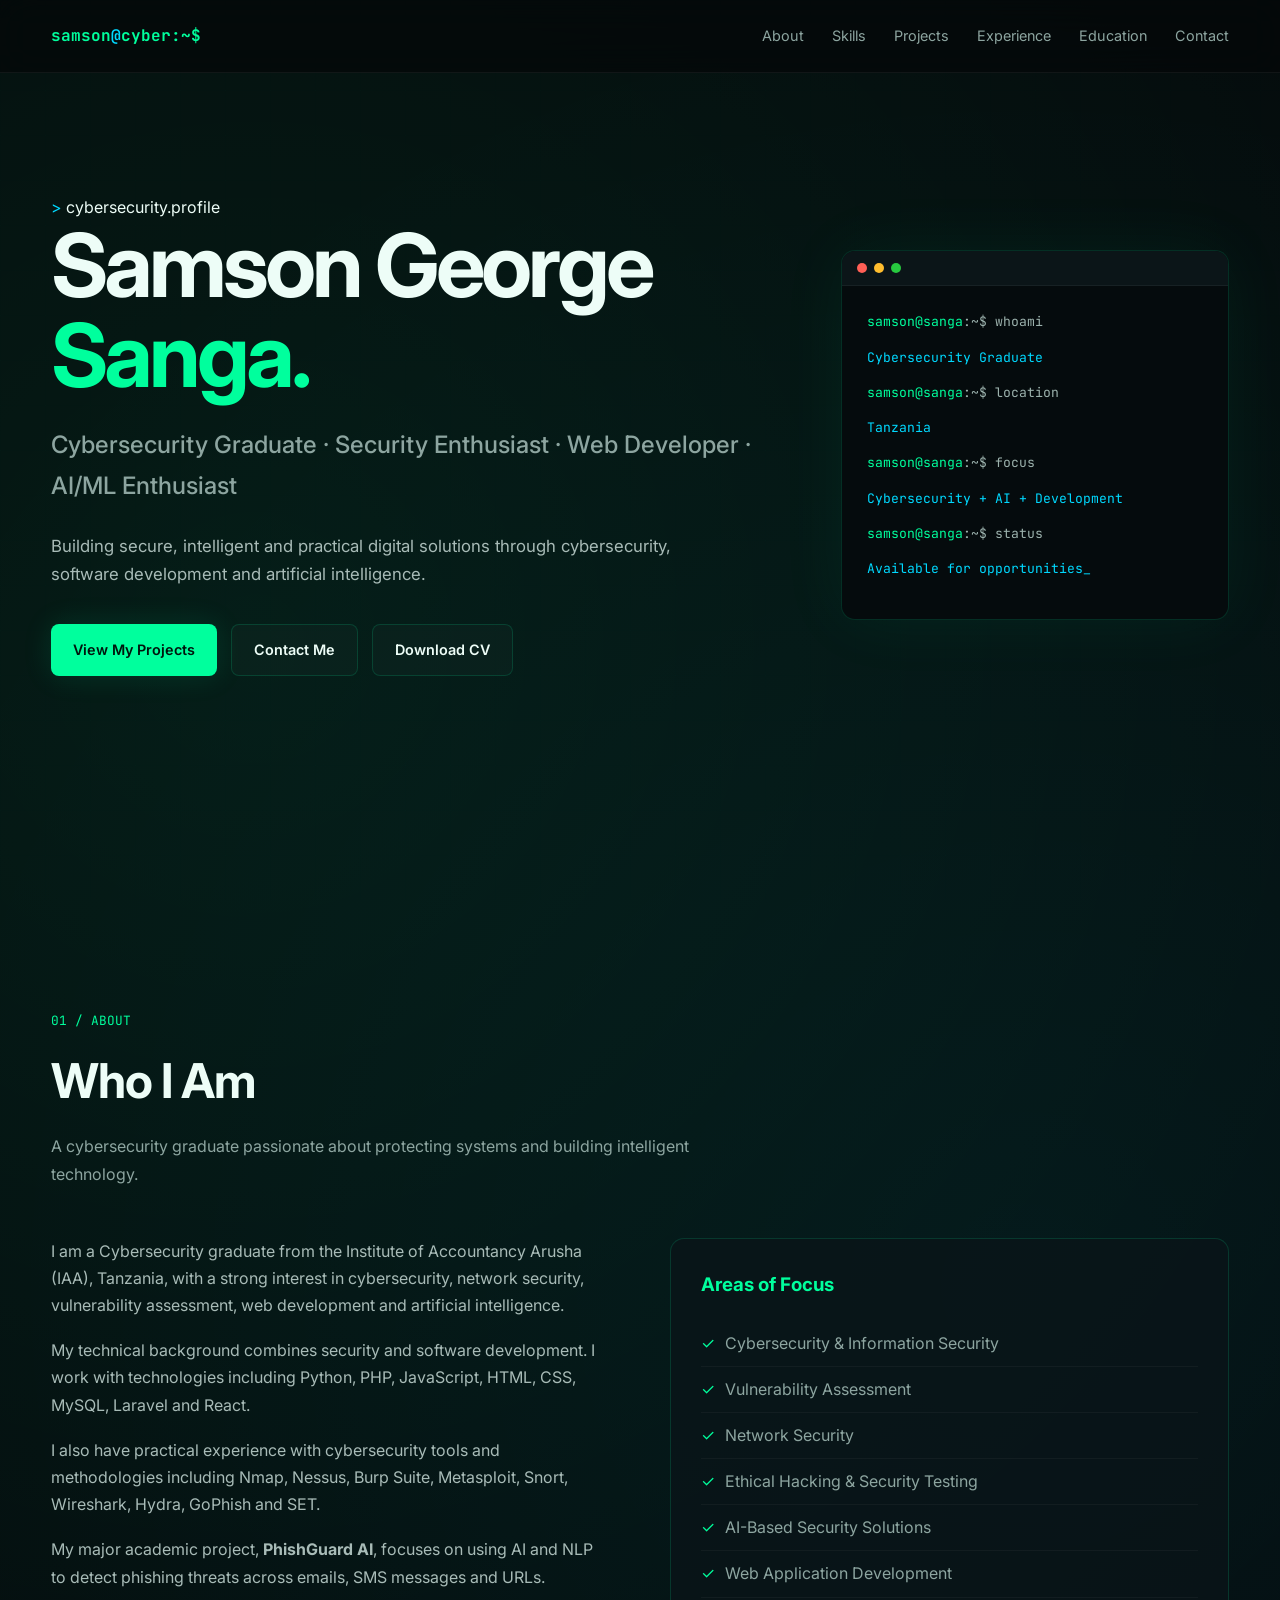
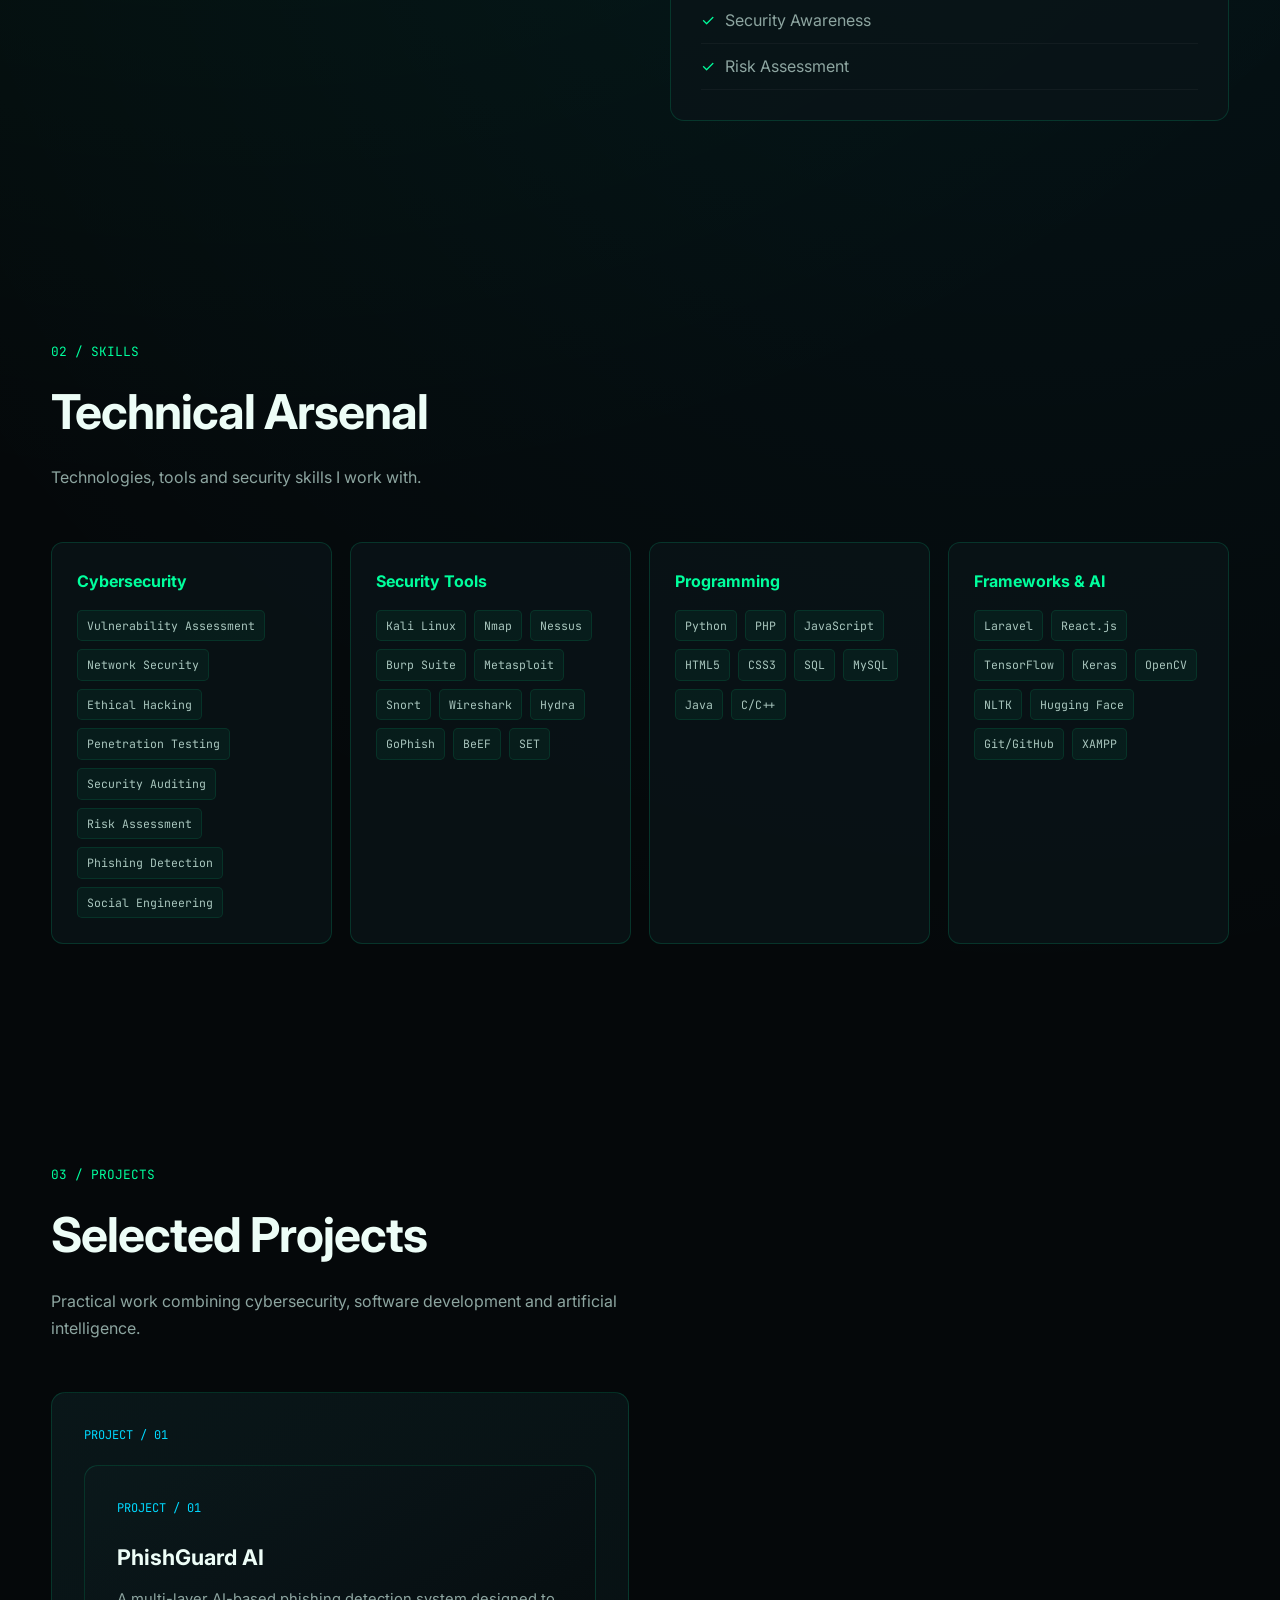
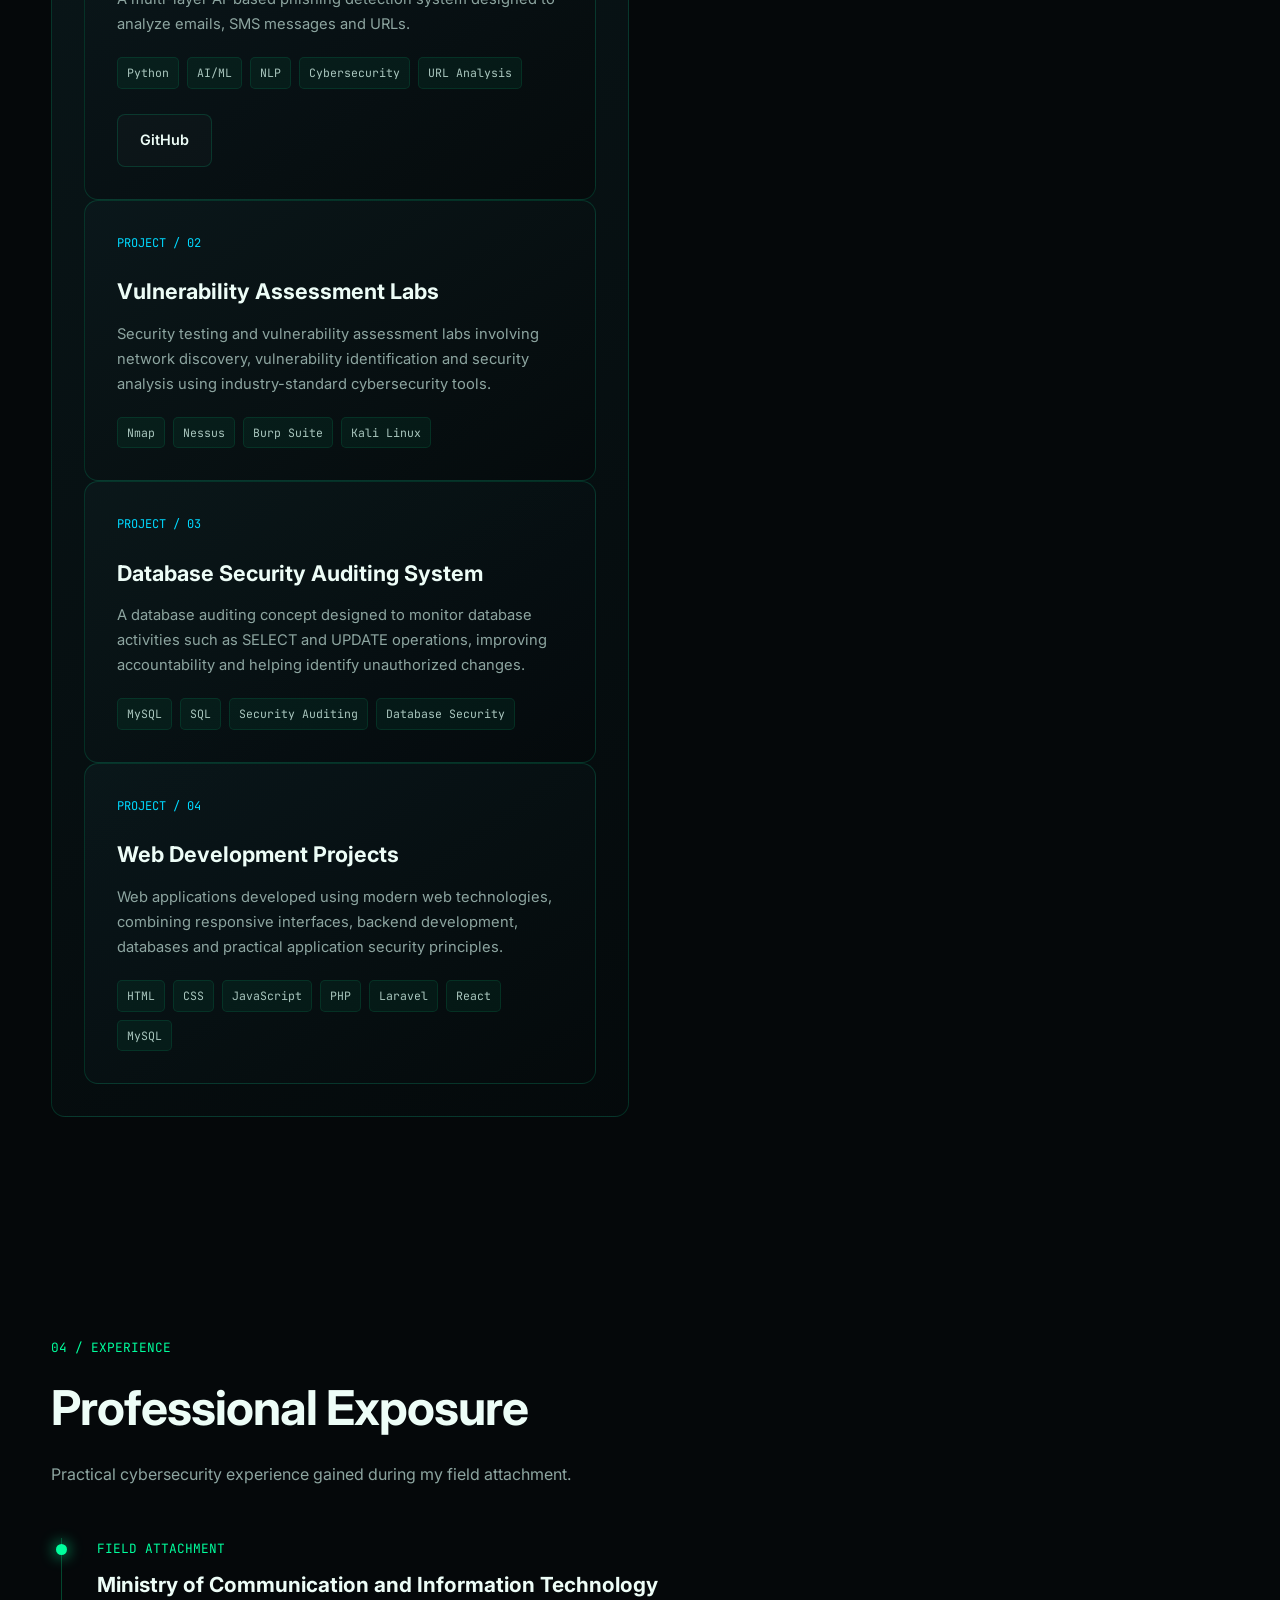
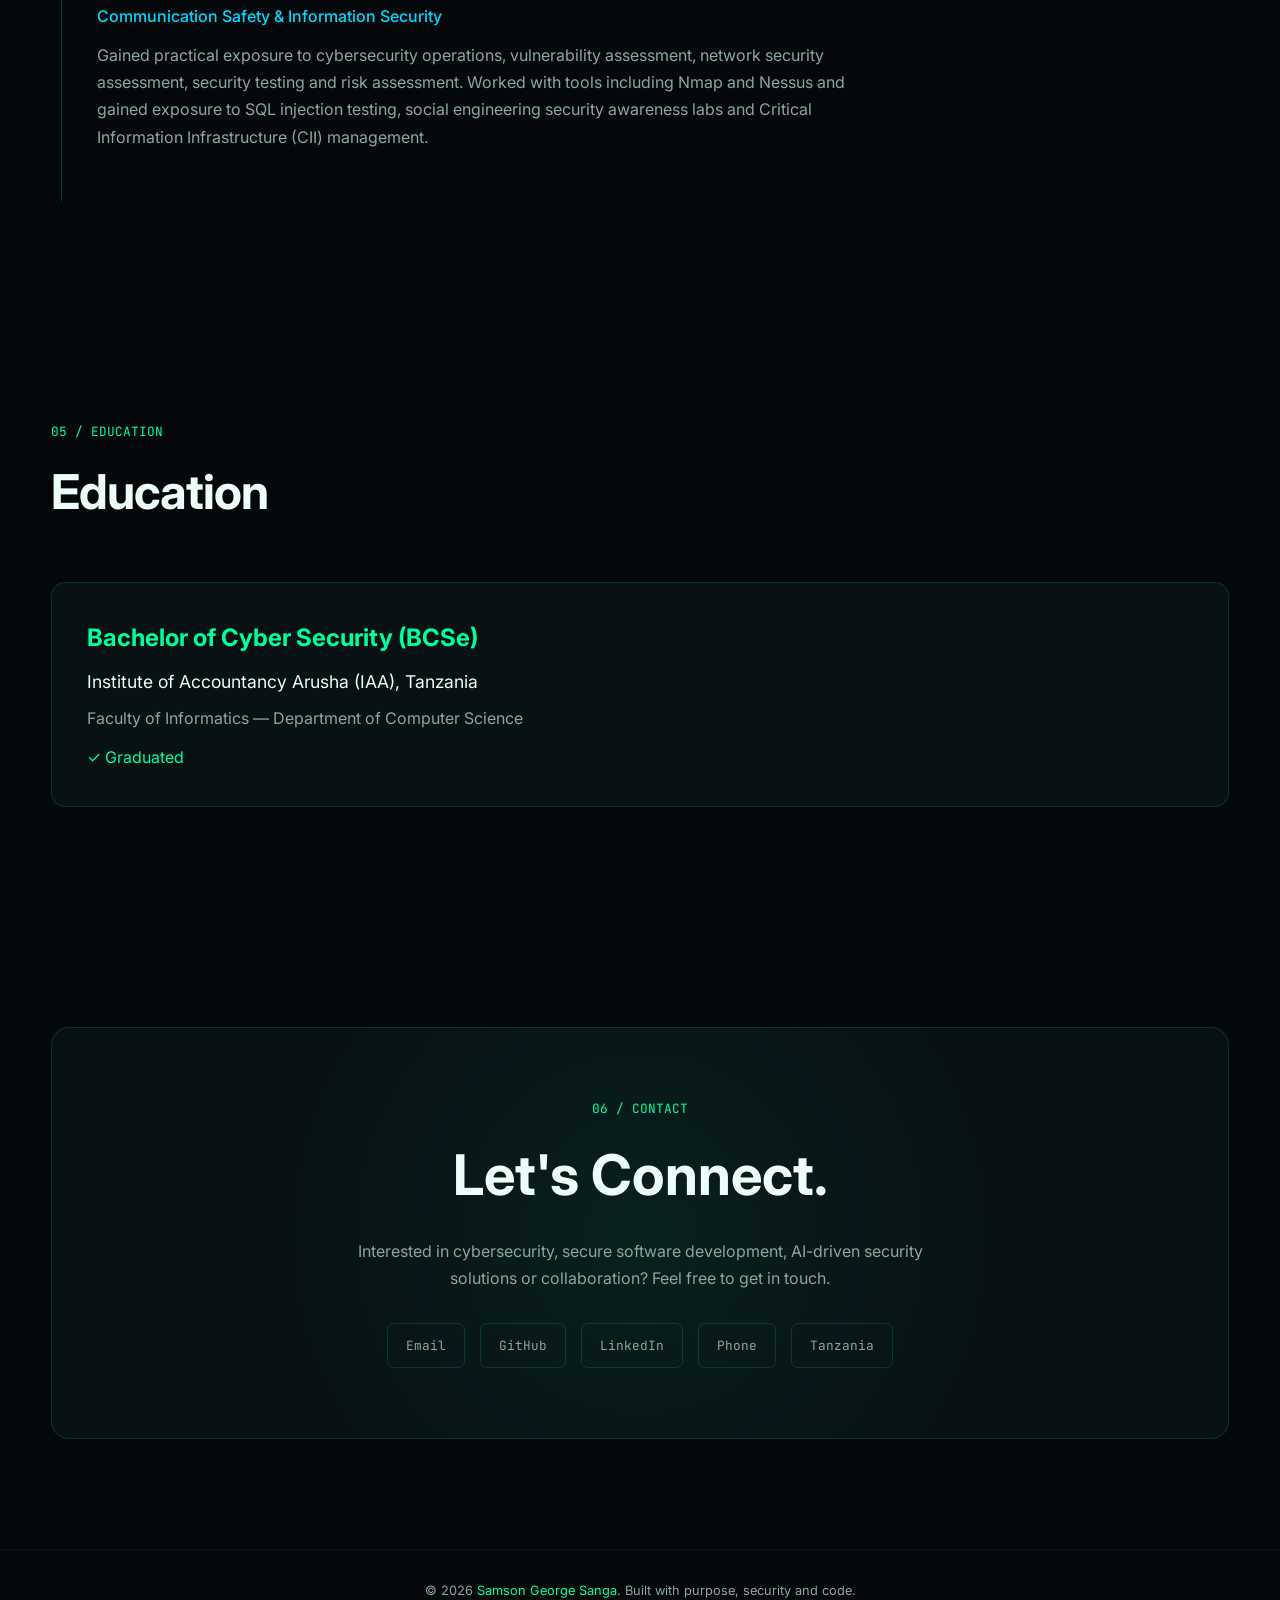
<file: index.html>
<!DOCTYPE html>
<html lang="en">
<head>
  <meta charset="UTF-8" />
  <meta name="viewport" content="width=device-width, initial-scale=1.0" />
  <title>Samson George Sanga | Cybersecurity Graduate</title>
<meta
 name="description"
 content="Portfolio of Samson George Sanga — Cybersecurity Graduate, Web Developer and AI/ML Enthusiast."
/>
  <link rel="preconnect" href="https://fonts.googleapis.com">
  <link rel="preconnect" href="https://fonts.gstatic.com" crossorigin>
  <link
    href="https://fonts.googleapis.com/css2?family=Inter:wght@400;500;600;700;800&family=JetBrains+Mono:wght@400;500;600&display=swap"
    rel="stylesheet"
  />
  <style>
    :root {
      --bg: #05080a;
      --bg-soft: #091014;
      --card: rgba(10, 20, 24, 0.75);
      --border: rgba(0, 255, 170, 0.15);
      --green: #00ff9d;
      --cyan: #00d9ff;
      --text: #edfdf7;
      --muted: #8da5a0;
      --danger: #ff5577;
      --max: 1180px;
    }

    * {
      margin: 0;
      padding: 0;
      box-sizing: border-box;
      scroll-behavior: smooth;
    }

    body {
      font-family: "Inter", sans-serif;
      background:
        radial-gradient(circle at 20% 10%, rgba(0,255,157,.08), transparent 25%),
        radial-gradient(circle at 80% 20%, rgba(0,217,255,.06), transparent 25%),
        var(--bg);
      color: var(--text);
      line-height: 1.7;
      overflow-x: hidden;
    }

    body::before {
      content: "";
      position: fixed;
      inset: 0;
      pointer-events: none;
      opacity: .18;
      background-image:
        linear-gradient(rgba(0,255,157,.04) 1px, transparent 1px),
        linear-gradient(90deg, rgba(0,255,157,.04) 1px, transparent 1px);
      background-size: 45px 45px;
      z-index: -1;
    }

    a {
      color: inherit;
      text-decoration: none;
    }

    .container {
      width: min(92%, var(--max));
      margin: auto;
    }

    /* NAVIGATION */

    nav {
      position: fixed;
      width: 100%;
      top: 0;
      z-index: 1000;
      backdrop-filter: blur(18px);
      background: rgba(5, 8, 10, .78);
      border-bottom: 1px solid rgba(255,255,255,.05);
    }

    .nav-inner {
      height: 72px;
      display: flex;
      align-items: center;
      justify-content: space-between;
    }

    .logo {
      font-family: "JetBrains Mono", monospace;
      font-weight: 700;
      color: var(--green);
      font-size: 1rem;
    }

    .logo span {
      color: var(--cyan);
    }

    .nav-links {
      display: flex;
      gap: 28px;
      list-style: none;
      font-size: .9rem;
    }

    .nav-links a {
      color: var(--muted);
      transition: .25s;
    }

    .nav-links a:hover {
      color: var(--green);
    }

    /* HERO */

    .hero {
      min-height: 100vh;
      display: flex;
      align-items: center;
      padding-top: 80px;
    }

.hero-grid {
  display: grid;
  grid-template-columns: minmax(0, 1.3fr) minmax(320px, .7fr);
  gap: 70px;
  align-items: center;
}

.hero-grid > div:first-child {
  grid-column: 1;
}

.hero-grid > .terminal {
  grid-column: 2;
}
    }

    .terminal-label {
      font-family: "JetBrains Mono", monospace;
      color: var(--green);
      font-size: .9rem;
      margin-bottom: 20px;
    }

    .terminal-label::before {
      content: "> ";
      color: var(--cyan);
    }

    h1 {
      font-size: clamp(2.7rem, 7vw, 5.5rem);
      line-height: 1.02;
      letter-spacing: -4px;
      margin-bottom: 25px;
    }

    h1 span {
      color: var(--green);
    }

    .hero h2 {
      font-size: clamp(1.1rem, 2vw, 1.5rem);
      color: var(--muted);
      font-weight: 500;
      margin-bottom: 25px;
    }

    .hero-description {
      max-width: 680px;
      color: #a8bbb7;
      font-size: 1.05rem;
      margin-bottom: 35px;
    }

    .buttons {
      display: flex;
      flex-wrap: wrap;
      gap: 14px;
    }

    .btn {
      display: inline-flex;
      align-items: center;
      justify-content: center;
      padding: 13px 22px;
      border-radius: 8px;
      font-weight: 600;
      font-size: .9rem;
      transition: .25s;
    }

    .btn-primary {
      color: #00150d;
      background: var(--green);
      box-shadow: 0 0 30px rgba(0,255,157,.12);
    }

    .btn-primary:hover {
      transform: translateY(-3px);
      box-shadow: 0 0 35px rgba(0,255,157,.3);
    }

    .btn-secondary {
      border: 1px solid var(--border);
      color: var(--text);
      background: rgba(255,255,255,.02);
    }

    .btn-secondary:hover {
      border-color: var(--green);
      color: var(--green);
    }

    /* TERMINAL */

    .terminal {
      background: #050b0d;
      border: 1px solid var(--border);
      border-radius: 14px;
      box-shadow: 0 0 70px rgba(0,255,157,.06);
      overflow: hidden;
    }

    .terminal-top {
      padding: 12px 15px;
      background: #0b1518;
      border-bottom: 1px solid rgba(255,255,255,.05);
    }

    .dots {
      display: flex;
      gap: 7px;
    }

    .dot {
      width: 10px;
      height: 10px;
      border-radius: 50%;
    }

    .red { background: #ff5f56; }
    .yellow { background: #ffbd2e; }
    .green { background: #27c93f; }

    .terminal-body {
      padding: 25px;
      font-family: "JetBrains Mono", monospace;
      font-size: .82rem;
    }

    .terminal-line {
      margin-bottom: 13px;
      color: #9cb2ad;
    }

    .terminal-line .prompt {
      color: var(--green);
    }

    .terminal-line .value {
      color: var(--cyan);
    }

    /* SECTIONS */

    section {
      padding: 110px 0;
    }

    .section-heading {
      margin-bottom: 50px;
    }

    .section-number {
      color: var(--green);
      font-family: "JetBrains Mono", monospace;
      font-size: .8rem;
      margin-bottom: 8px;
    }

    .section-heading h2 {
      font-size: clamp(2rem, 4vw, 3rem);
      letter-spacing: -1px;
    }

    .section-heading p {
      color: var(--muted);
      max-width: 650px;
      margin-top: 12px;
    }

    /* ABOUT */

    .about-grid {
      display: grid;
      grid-template-columns: 1fr 1fr;
      gap: 60px;
    }

    .about-text p {
      color: #a8bbb7;
      margin-bottom: 18px;
    }

    .about-card {
      padding: 30px;
      background: var(--card);
      border: 1px solid var(--border);
      border-radius: 14px;
    }

    .about-card h3 {
      color: var(--green);
      margin-bottom: 20px;
    }

    .about-card ul {
      list-style: none;
    }

    .about-card li {
      padding: 9px 0;
      color: var(--muted);
      border-bottom: 1px solid rgba(255,255,255,.04);
    }

    .about-card li::before {
      content: "✓";
      color: var(--green);
      margin-right: 10px;
    }

    /* SKILLS */

    .skills-grid {
      display: grid;
      grid-template-columns: repeat(4, 1fr);
      gap: 18px;
    }

    .skill-card {
      padding: 25px;
      background: var(--card);
      border: 1px solid var(--border);
      border-radius: 12px;
      transition: .25s;
    }

    .skill-card:hover {
      transform: translateY(-5px);
      border-color: rgba(0,255,157,.4);
    }

    .skill-card h3 {
      font-size: 1rem;
      margin-bottom: 15px;
      color: var(--green);
    }

    .tags {
      display: flex;
      flex-wrap: wrap;
      gap: 8px;
    }

    .tag {
      font-family: "JetBrains Mono", monospace;
      font-size: .72rem;
      padding: 5px 9px;
      border-radius: 5px;
      background: rgba(0,255,157,.05);
      border: 1px solid rgba(0,255,157,.1);
      color: #a9c6be;
    }

    /* PROJECTS */

    .projects {
      display: grid;
      grid-template-columns: repeat(2, 1fr);
      gap: 22px;
    }

    .project {
      position: relative;
      padding: 32px;
      border: 1px solid var(--border);
      border-radius: 14px;
      background: linear-gradient(
        145deg,
        rgba(11,25,28,.85),
        rgba(5,10,12,.85)
      );
      transition: .3s;
    }

    .project:hover {
      transform: translateY(-7px);
      border-color: rgba(0,255,157,.4);
      box-shadow: 0 20px 60px rgba(0,0,0,.25);
    }

    .project-number {
      color: var(--cyan);
      font-family: "JetBrains Mono", monospace;
      font-size: .75rem;
      margin-bottom: 20px;
    }

    .project h3 {
      font-size: 1.35rem;
      margin-bottom: 12px;
    }

    .project p {
      color: var(--muted);
      font-size: .92rem;
      margin-bottom: 20px;
    }
    .project-buttons {
  display: flex;
  gap: 12px;
  margin-top: 25px;
}

    /* EXPERIENCE */

    .timeline {
      border-left: 1px solid rgba(0,255,157,.25);
      margin-left: 10px;
    }

    .timeline-item {
      position: relative;
      padding: 0 0 50px 35px;
    }

    .timeline-item::before {
      content: "";
      position: absolute;
      left: -6px;
      top: 6px;
      width: 11px;
      height: 11px;
      border-radius: 50%;
      background: var(--green);
      box-shadow: 0 0 15px var(--green);
    }

    .timeline-date {
      color: var(--green);
      font-family: "JetBrains Mono", monospace;
      font-size: .8rem;
      margin-bottom: 8px;
    }

    .timeline-item h3 {
      font-size: 1.3rem;
    }

    .timeline-item h4 {
      color: var(--cyan);
      font-weight: 500;
      margin-bottom: 12px;
    }

    .timeline-item p {
      color: var(--muted);
      max-width: 750px;
    }

    /* EDUCATION */

    .education-card {
      padding: 35px;
      border: 1px solid var(--border);
      border-radius: 14px;
      background: var(--card);
    }

    .education-card .degree {
      color: var(--green);
      font-size: 1.5rem;
      font-weight: 700;
      margin-bottom: 8px;
    }

    .education-card .school {
      font-size: 1.1rem;
      margin-bottom: 8px;
    }

    .education-card p {
      color: var(--muted);
    }

    /* CONTACT */

    .contact-box {
      text-align: center;
      padding: 70px 30px;
      border: 1px solid var(--border);
      border-radius: 18px;
      background:
        radial-gradient(circle at center, rgba(0,255,157,.07), transparent 60%),
        var(--card);
    }

    .contact-box h2 {
      font-size: clamp(2rem, 5vw, 3.5rem);
      margin-bottom: 15px;
    }

    .contact-box p {
      color: var(--muted);
      margin: 0 auto 30px;
      max-width: 600px;
    }

    .contact-links {
      display: flex;
      justify-content: center;
      flex-wrap: wrap;
      gap: 15px;
    }

    .contact-link {
      padding: 11px 18px;
      border: 1px solid var(--border);
      border-radius: 7px;
      color: var(--muted);
      font-family: "JetBrains Mono", monospace;
      font-size: .8rem;
    }

    .contact-link:hover {
      color: var(--green);
      border-color: var(--green);
    }

    /* FOOTER */

    footer {
      border-top: 1px solid rgba(255,255,255,.05);
      padding: 30px 0;
      color: var(--muted);
      font-size: .8rem;
      text-align: center;
    }

    footer span {
      color: var(--green);
    }

    /* RESPONSIVE */

    @media (max-width: 900px) {
      .hero-grid,
      .about-grid {
        grid-template-columns: 1fr;
      }

      .skills-grid {
        grid-template-columns: repeat(2, 1fr);
      }

      .projects {
        grid-template-columns: 1fr;
      }

      .terminal {
        max-width: 600px;
      }
    }

    @media (max-width: 650px) {
      .nav-links {
        display: none;
      }

      h1 {
        letter-spacing: -2px;
      }

      section {
        padding: 80px 0;
      }

      .skills-grid {
        grid-template-columns: 1fr;
      }

      .hero {
        padding-top: 110px;
      }

      .buttons {
        flex-direction: column;
      }

      .btn {
        width: 100%;
      }
      .terminal {
  display: block;
  width: 100%;
  max-width: 500px;
  visibility: visible;
  opacity: 1;
}

    }
  </style>

</head>

<body>

  <!-- NAVIGATION -->

  <nav>
    <div class="container nav-inner">
      <a href="#home" class="logo">samson<span>@</span>cyber:~$</a>

  <ul class="nav-links">
    <li><a href="#about">About</a></li>
    <li><a href="#skills">Skills</a></li>
    <li><a href="#projects">Projects</a></li>
    <li><a href="#experience">Experience</a></li>
    <li><a href="#education">Education</a></li>
    <li><a href="#contact">Contact</a></li>
  </ul>
</div>

  </nav>

  <!-- HERO -->

  <main id="home">
    <section class="hero">
      <div class="container hero-grid">

    <div>
      <div class="terminal-label">
        cybersecurity.profile
      </div>

      <h1>
        Samson George<br>
        <span>Sanga.</span>
      </h1>

      <h2>
        Cybersecurity Graduate · Security Enthusiast · Web Developer · AI/ML Enthusiast
      </h2>

      <p class="hero-description">
        Building secure, intelligent and practical digital solutions
        through cybersecurity, software development and artificial intelligence.
      </p>

      <div class="buttons">
        <a href="#projects" class="btn btn-primary">
          View My Projects
        </a>

        <a href="#contact" class="btn btn-secondary">
          Contact Me
        </a>

        <!-- Replace # with your CV file -->
        <a href="#" class="btn btn-secondary">
          Download CV
        </a>
      </div>
    </div>

    <!-- TERMINAL CARD -->
    <div class="terminal">
      <div class="terminal-top">
        <div class="dots">
          <div class="dot red"></div>
          <div class="dot yellow"></div>
          <div class="dot green"></div>
        </div>
      </div>

      <div class="terminal-body">
        <div class="terminal-line">
          <span class="prompt">samson@sanga</span>:~$ whoami
        </div>

        <div class="terminal-line">
          <span class="value">Cybersecurity Graduate</span>
        </div>

        <div class="terminal-line">
          <span class="prompt">samson@sanga</span>:~$ location
        </div>

        <div class="terminal-line">
          <span class="value">Tanzania</span>
        </div>

        <div class="terminal-line">
          <span class="prompt">samson@sanga</span>:~$ focus
        </div>

        <div class="terminal-line">
          <span class="value">Cybersecurity + AI + Development</span>
        </div>

        <div class="terminal-line">
          <span class="prompt">samson@sanga</span>:~$ status
        </div>

        <div class="terminal-line">
          <span class="value">Available for opportunities_</span>
        </div>
      </div>
    </div>

  </div>
</section>

<!-- ABOUT -->
<section id="about">
  <div class="container">

    <div class="section-heading">
      <div class="section-number">01 / ABOUT</div>
      <h2>Who I Am</h2>
      <p>
        A cybersecurity graduate passionate about protecting systems
        and building intelligent technology.
      </p>
    </div>

    <div class="about-grid">

      <div class="about-text">
        <p>
          I am a Cybersecurity graduate from the
          Institute of Accountancy Arusha (IAA), Tanzania,
          with a strong interest in cybersecurity, network security,
          vulnerability assessment, web development and artificial intelligence.
        </p>

        <p>
          My technical background combines security and software development.
          I work with technologies including Python, PHP, JavaScript,
          HTML, CSS, MySQL, Laravel and React.
        </p>

        <p>
          I also have practical experience with cybersecurity tools and
          methodologies including Nmap, Nessus, Burp Suite, Metasploit,
          Snort, Wireshark, Hydra, GoPhish and SET.
        </p>

        <p>
          My major academic project, <strong>PhishGuard AI</strong>,
          focuses on using AI and NLP to detect phishing threats across
          emails, SMS messages and URLs.
        </p>
      </div>

      <div class="about-card">
        <h3>Areas of Focus</h3>

        <ul>
          <li>Cybersecurity & Information Security</li>
          <li>Vulnerability Assessment</li>
          <li>Network Security</li>
          <li>Ethical Hacking & Security Testing</li>
          <li>AI-Based Security Solutions</li>
          <li>Web Application Development</li>
          <li>Security Awareness</li>
          <li>Risk Assessment</li>
        </ul>
      </div>

    </div>
  </div>
</section>

<!-- SKILLS -->
<section id="skills">
  <div class="container">

    <div class="section-heading">
      <div class="section-number">02 / SKILLS</div>
      <h2>Technical Arsenal</h2>
      <p>
        Technologies, tools and security skills I work with.
      </p>
    </div>

    <div class="skills-grid">

      <div class="skill-card">
        <h3>Cybersecurity</h3>
        <div class="tags">
          <span class="tag">Vulnerability Assessment</span>
          <span class="tag">Network Security</span>
          <span class="tag">Ethical Hacking</span>
          <span class="tag">Penetration Testing</span>
          <span class="tag">Security Auditing</span>
          <span class="tag">Risk Assessment</span>
          <span class="tag">Phishing Detection</span>
          <span class="tag">Social Engineering</span>
        </div>
      </div>

      <div class="skill-card">
        <h3>Security Tools</h3>
        <div class="tags">
          <span class="tag">Kali Linux</span>
          <span class="tag">Nmap</span>
          <span class="tag">Nessus</span>
          <span class="tag">Burp Suite</span>
          <span class="tag">Metasploit</span>
          <span class="tag">Snort</span>
          <span class="tag">Wireshark</span>
          <span class="tag">Hydra</span>
          <span class="tag">GoPhish</span>
          <span class="tag">BeEF</span>
          <span class="tag">SET</span>
        </div>
      </div>

      <div class="skill-card">
        <h3>Programming</h3>
        <div class="tags">
          <span class="tag">Python</span>
          <span class="tag">PHP</span>
          <span class="tag">JavaScript</span>
          <span class="tag">HTML5</span>
          <span class="tag">CSS3</span>
          <span class="tag">SQL</span>
          <span class="tag">MySQL</span>
          <span class="tag">Java</span>
          <span class="tag">C/C++</span>
        </div>
      </div>

      <div class="skill-card">
        <h3>Frameworks & AI</h3>
        <div class="tags">
          <span class="tag">Laravel</span>
          <span class="tag">React.js</span>
          <span class="tag">TensorFlow</span>
          <span class="tag">Keras</span>
          <span class="tag">OpenCV</span>
          <span class="tag">NLTK</span>
          <span class="tag">Hugging Face</span>
          <span class="tag">Git/GitHub</span>
          <span class="tag">XAMPP</span>
        </div>
      </div>

    </div>
  </div>
</section>

<!-- PROJECTS -->
<section id="projects">
  <div class="container">

    <div class="section-heading">
      <div class="section-number">03 / PROJECTS</div>
      <h2>Selected Projects</h2>
      <p>
        Practical work combining cybersecurity, software development
        and artificial intelligence.
      </p>
    </div>

    <div class="projects">

      <article class="project">
        <div class="project-number">PROJECT / 01</div>

<article class="project">
  <div class="project-number">PROJECT / 01</div>

  <h3>PhishGuard AI</h3>

  <p>
    A multi-layer AI-based phishing detection system designed
    to analyze emails, SMS messages and URLs.
  </p>

  <div class="tags">
    <span class="tag">Python</span>
    <span class="tag">AI/ML</span>
    <span class="tag">NLP</span>
    <span class="tag">Cybersecurity</span>
    <span class="tag">URL Analysis</span>
  </div>

  <div class="project-buttons">

    <a
      href="https://github.com/Gsbreel/phishing-detection-system"
      target="_blank"
      class="btn btn-secondary">
      GitHub
    </a>

  </div>
</article>


      <article class="project">
        <div class="project-number">PROJECT / 02</div>

        <h3>Vulnerability Assessment Labs</h3>

        <p>
          Security testing and vulnerability assessment labs involving
          network discovery, vulnerability identification and security
          analysis using industry-standard cybersecurity tools.
        </p>

        <div class="tags">
          <span class="tag">Nmap</span>
          <span class="tag">Nessus</span>
          <span class="tag">Burp Suite</span>
          <span class="tag">Kali Linux</span>
        </div>
      </article>

      <article class="project">
        <div class="project-number">PROJECT / 03</div>

        <h3>Database Security Auditing System</h3>

        <p>
          A database auditing concept designed to monitor database
          activities such as SELECT and UPDATE operations, improving
          accountability and helping identify unauthorized changes.
        </p>

        <div class="tags">
          <span class="tag">MySQL</span>
          <span class="tag">SQL</span>
          <span class="tag">Security Auditing</span>
          <span class="tag">Database Security</span>
        </div>
      </article>

      <article class="project">
        <div class="project-number">PROJECT / 04</div>

        <h3>Web Development Projects</h3>

        <p>
          Web applications developed using modern web technologies,
          combining responsive interfaces, backend development,
          databases and practical application security principles.
        </p>

        <div class="tags">
          <span class="tag">HTML</span>
          <span class="tag">CSS</span>
          <span class="tag">JavaScript</span>
          <span class="tag">PHP</span>
          <span class="tag">Laravel</span>
          <span class="tag">React</span>
          <span class="tag">MySQL</span>
        </div>
      </article>

    </div>
  </div>
</section>

<!-- EXPERIENCE -->
<section id="experience">
  <div class="container">

    <div class="section-heading">
      <div class="section-number">04 / EXPERIENCE</div>
      <h2>Professional Exposure</h2>
      <p>
        Practical cybersecurity experience gained during my field attachment.
      </p>
    </div>

    <div class="timeline">

      <div class="timeline-item">
        <div class="timeline-date">FIELD ATTACHMENT</div>

        <h3>Ministry of Communication and Information Technology</h3>

        <h4>
          Communication Safety & Information Security
        </h4>

        <p>
          Gained practical exposure to cybersecurity operations,
          vulnerability assessment, network security assessment,
          security testing and risk assessment. Worked with tools
          including Nmap and Nessus and gained exposure to SQL injection
          testing, social engineering security awareness labs and
          Critical Information Infrastructure (CII) management.
        </p>
      </div>

    </div>
  </div>
</section>

<!-- EDUCATION -->
<section id="education">
  <div class="container">

    <div class="section-heading">
      <div class="section-number">05 / EDUCATION</div>
      <h2>Education</h2>
    </div>

    <div class="education-card">
      <div class="degree">Bachelor of Cyber Security (BCSe)</div>

      <div class="school">
        Institute of Accountancy Arusha (IAA), Tanzania
      </div>

      <p>
        Faculty of Informatics — Department of Computer Science
      </p>

      <p style="margin-top:12px;color:#00ff9d;">
        ✓ Graduated
      </p>
    </div>

  </div>
</section>

<!-- CONTACT -->
<section id="contact">
  <div class="container">

    <div class="contact-box">

      <div class="section-number">06 / CONTACT</div>

      <h2>Let's Connect.</h2>

      <p>
        Interested in cybersecurity, secure software development,
        AI-driven security solutions or collaboration?
        Feel free to get in touch.
      </p>

      <div class="contact-links">

        <!-- Replace these placeholders with your real details -->

        <a class="contact-link" href="mailto:samsongeorge800@gmail.com">
          Email
        </a>

        <a class="contact-link" href="https://github.com/Gsbreel" target="_blank">
          GitHub
        </a>

        <a class="contact-link" href="https://linkedin.com/in/sam123" target="_blank">
          LinkedIn
        </a>

        <a class="contact-link" href="tel:+255614385526">
          Phone
        </a>

        <span class="contact-link">
          Tanzania
        </span>

      </div>

    </div>
  </div>
</section>

  </main>

  <footer>
    <div class="container">
      © 2026 <span>Samson George Sanga</span>.
      Built with purpose, security and code.
    </div>
  </footer>

</body>
</html>
</file>
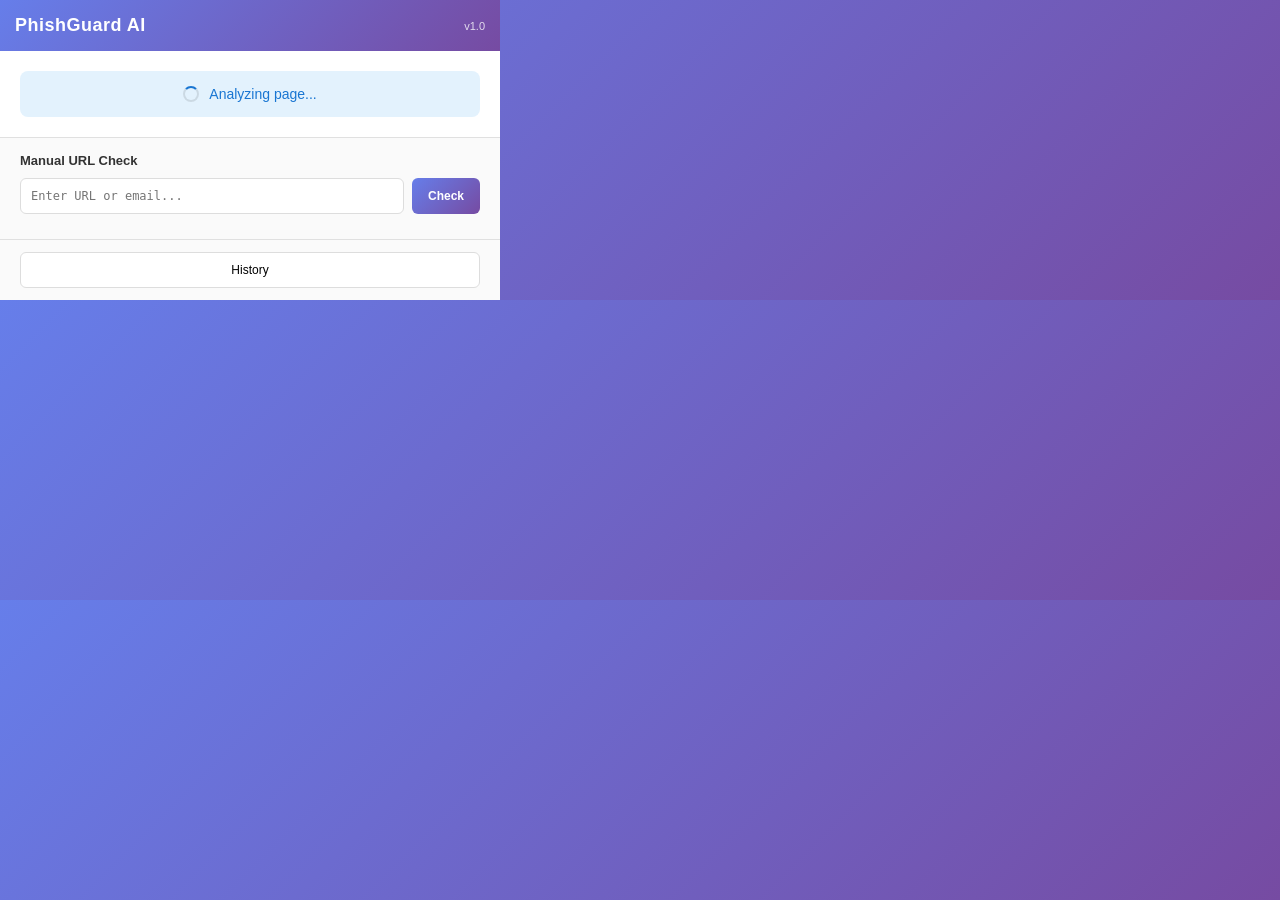
<file: phishing-detection-system/browser-extension/popup.html>
<!DOCTYPE html>
<html lang="en">
<head>
    <meta charset="UTF-8">
    <meta name="viewport" content="width=device-width, initial-scale=1.0">
    <title>PhishGuard AI</title>
    <link rel="stylesheet" href="styles.css">
</head>
<body>
    <div class="container">
        <!-- Header -->
        <div class="header">
            <div class="logo">PhishGuard AI</div>
            <div class="version">v1.0</div>
        </div>

        <!-- Status Section -->
        <div class="status-section">
            <div id="status" class="status-box loading">
                <div class="spinner"></div>
                <span id="statusText">Analyzing page...</span>
            </div>
        </div>

        <!-- Results Section -->
        <div id="results" class="results-section" style="display: none;">
            <div id="resultContent"></div>
        </div>

        <!-- Email Findings Section -->
        <div id="emailFindingsSection" class="email-findings-section" style="display: none;">
            <div class="findings-header">
                <span>Email Scan Results</span>
                <span id="emailCount" class="email-count">0</span>
            </div>
            <div id="emailFindingsList" class="email-findings-list"></div>
        </div>

        <!-- Link Findings Section -->
        <div id="linkFindingsSection" class="email-findings-section" style="display: none;">
            <div class="findings-header">
                <span>Link Scan Results</span>
                <span id="linkCount" class="email-count">0</span>
            </div>
            <div id="linkFindingsList" class="email-findings-list"></div>
        </div>

        <!-- Threats Found Section -->
        <div id="threatsSection" class="threats-section" style="display: none;">
            <h3 class="threats-title">⚠️ Threats Detected</h3>
            <div id="threatsList" class="threats-list"></div>
        </div>

        <!-- URL Analysis Section -->
        <div class="url-analysis-section">
            <h3>Manual URL Check</h3>
            <div class="input-group">
                <input 
                    type="text" 
                    id="urlInput" 
                    placeholder="Enter URL or email..." 
                    class="url-input"
                >
                <button id="analyzeBtn" class="analyze-btn">Check</button>
            </div>
            <div id="manualResult" class="manual-result"></div>
        </div>

        <!-- Footer -->
        <div class="footer">
            <button id="historyBtn" class="footer-btn">History</button>
        </div>
    </div>

    <script src="popup.js"></script>
</body>
</html>
</file>
<file: phishing-detection-system/browser-extension/styles.css>
* {
    margin: 0;
    padding: 0;
    box-sizing: border-box;
}

body {
    font-family: -apple-system, BlinkMacSystemFont, 'Segoe UI', Roboto, Oxygen, Ubuntu, Cantarell, sans-serif;
    width: 500px;
    background: linear-gradient(135deg, #667eea 0%, #764ba2 100%);
}

.container {
    background: #fff;
    padding: 0;
    display: flex;
    flex-direction: column;
}

/* Header */
.header {
    background: linear-gradient(135deg, #667eea 0%, #764ba2 100%);
    color: white;
    padding: 15px;
    display: flex;
    justify-content: space-between;
    align-items: center;
}

.logo {
    font-size: 18px;
    font-weight: 600;
    letter-spacing: 0.5px;
}

.version {
    font-size: 11px;
    opacity: 0.8;
}

/* Status Section */
.status-section {
    padding: 20px;
    text-align: center;
}

.status-box {
    display: flex;
    align-items: center;
    justify-content: center;
    gap: 10px;
    padding: 15px;
    border-radius: 8px;
    font-size: 14px;
    font-weight: 500;
}

.status-box.loading {
    background: #E3F2FD;
    color: #1976D2;
}

.status-box.error {
    background: #FFEBEE;
    color: #D32F2F;
}

/* Spinner */
.spinner {
    width: 16px;
    height: 16px;
    border: 2px solid rgba(0,0,0,0.1);
    border-top-color: currentColor;
    border-radius: 50%;
    animation: spin 0.8s linear infinite;
}

@keyframes spin {
    to { transform: rotate(360deg); }
}

/* Results Section */
.results-section {
    padding: 15px 20px;
    border-top: 1px solid #e0e0e0;
}

.result-card {
    padding: 15px;
    border-radius: 8px;
    border-left: 4px solid;
    margin-bottom: 10px;
}

.result-card.safe {
    background: #E8F5E9;
    border-left-color: #4CAF50;
    color: #2E7D32;
}

.result-card.medium {
    background: #FFF3E0;
    border-left-color: #FF9800;
    color: #E65100;
}

.result-card.high {
    background: #FFE0B2;
    border-left-color: #FF5722;
    color: #BF360C;
}

.result-card.critical {
    background: #FFCDD2;
    border-left-color: #F44336;
    color: #C62828;
}

.result-header {
    display: flex;
    align-items: center;
    gap: 8px;
    font-size: 16px;
    font-weight: 600;
    margin-bottom: 10px;
}

.risk-icon {
    font-size: 20px;
}

.result-score,
.result-classification {
    font-size: 13px;
    margin: 4px 0;
    opacity: 0.9;
}

.result-explanation {
    font-size: 12px;
    margin-top: 8px;
    padding-top: 8px;
    border-top: 1px solid currentColor;
    opacity: 0.8;
}

.result-details {
    font-size: 12px;
    margin-top: 10px;
    opacity: 0.85;
}

.result-details ul {
    margin: 5px 0 0 20px;
    padding: 0;
}

.result-details li {
    margin: 3px 0;
}

.result-small {
    display: flex;
    justify-content: space-between;
    align-items: center;
    font-size: 13px;
}

/* Email Findings Section */
.email-findings-section {
    padding: 12px 20px;
    border-top: 1px solid #e0e0e0;
    background: #FAFAFA;
}

.findings-header {
    display: flex;
    justify-content: space-between;
    align-items: center;
    font-size: 13px;
    font-weight: 600;
    color: #333;
    margin-bottom: 10px;
}

.email-count {
    background: #667eea;
    color: white;
    padding: 2px 8px;
    border-radius: 10px;
    font-size: 11px;
    font-weight: 600;
}

.email-findings-list {
    max-height: 200px;
    overflow-y: auto;
}

.email-finding-item {
    background: white;
    border: 1px solid #E5E7EB;
    border-radius: 6px;
    padding: 10px;
    margin-bottom: 8px;
    transition: border-color 0.15s ease;
}

.email-finding-item:last-child {
    margin-bottom: 0;
}

.email-finding-item:hover {
    border-color: #667eea;
}

.email-finding-header {
    display: flex;
    align-items: center;
    gap: 8px;
    margin-bottom: 4px;
}

.email-risk-badge {
    display: inline-flex;
    padding: 1px 7px;
    border-radius: 3px;
    font-size: 10px;
    font-weight: 700;
    text-transform: uppercase;
    letter-spacing: 0.3px;
}

.email-risk-critical {
    background: #FEE2E2;
    color: #DC2626;
}

.email-risk-high {
    background: #FFF7ED;
    color: #EA580C;
}

.email-risk-medium {
    background: #FEFCE8;
    color: #CA8A04;
}

.email-risk-safe {
    background: #F0FDF4;
    color: #16A34A;
}

.email-domain {
    font-weight: 600;
    font-size: 12px;
    color: #334155;
    flex: 1;
}

.email-risk-score {
    font-size: 11px;
    font-weight: 600;
    color: #64748B;
}

.email-finding-address {
    font-size: 11px;
    color: #94A3B8;
    word-break: break-all;
    margin: 2px 0;
    font-family: monospace;
}

.spoof-badge {
    display: inline-flex;
    padding: 1px 6px;
    border-radius: 3px;
    font-size: 10px;
    font-weight: 600;
    background: #FEF2F2;
    color: #DC2626;
    border: 1px solid #FECACA;
    margin-top: 3px;
}

.email-finding-details {
    margin-top: 6px;
    padding-top: 6px;
    border-top: 1px solid #F1F5F9;
}

.email-detail {
    font-size: 11px;
    color: #64748B;
    line-height: 1.5;
    margin: 2px 0;
}

.email-findings-list::-webkit-scrollbar {
    width: 4px;
}

.email-findings-list::-webkit-scrollbar-track {
    background: transparent;
}

.email-findings-list::-webkit-scrollbar-thumb {
    background: #CBD5E1;
    border-radius: 2px;
}

/* Threats Section */
.threats-title {
    font-size: 14px;
    font-weight: 600;
    color: #D32F2F;
    margin-bottom: 10px;
    margin-left: 20px;
}

.threats-section {
    padding: 0 20px 15px;
}

.threats-list {
    background: #FFEBEE;
    border-radius: 6px;
    overflow: hidden;
}

.threat-item {
    padding: 10px;
    border-bottom: 1px solid rgba(0,0,0,0.05);
}

.threat-item:last-child {
    border-bottom: none;
}

.threat-url {
    font-size: 12px;
    font-weight: 500;
    color: #C62828;
    word-break: break-all;
    margin-bottom: 4px;
}

.threat-reason {
    font-size: 11px;
    color: #B71C1C;
    opacity: 0.8;
}

/* URL Analysis Section */
.url-analysis-section {
    padding: 15px 20px;
    border-top: 1px solid #e0e0e0;
    background: #FAFAFA;
}

.url-analysis-section h3 {
    font-size: 13px;
    font-weight: 600;
    margin-bottom: 10px;
    color: #333;
}

.input-group {
    display: flex;
    gap: 8px;
    margin-bottom: 10px;
}

.url-input {
    flex: 1;
    padding: 10px;
    border: 1px solid #DDD;
    border-radius: 6px;
    font-size: 12px;
    font-family: monospace;
}

.url-input:focus {
    outline: none;
    border-color: #667eea;
    box-shadow: 0 0 0 2px rgba(102, 126, 234, 0.1);
}

.analyze-btn {
    padding: 10px 16px;
    background: linear-gradient(135deg, #667eea 0%, #764ba2 100%);
    color: white;
    border: none;
    border-radius: 6px;
    font-size: 12px;
    font-weight: 600;
    cursor: pointer;
    transition: transform 0.2s;
}

.analyze-btn:hover {
    transform: translateY(-2px);
}

.analyze-btn:active {
    transform: translateY(0);
}

.manual-result {
    font-size: 12px;
}

.error-message {
    background: #FFEBEE;
    color: #C62828;
    padding: 10px;
    border-radius: 6px;
    font-size: 12px;
}

/* Footer */
.footer {
    display: flex;
    gap: 8px;
    padding: 12px 20px;
    border-top: 1px solid #e0e0e0;
    background: #FAFAFA;
}

.footer-btn {
    flex: 1;
    padding: 10px;
    background: white;
    border: 1px solid #DDD;
    border-radius: 6px;
    font-size: 12px;
    font-weight: 500;
    cursor: pointer;
    transition: all 0.2s;
}

.footer-btn:hover {
    background: #E8E8E8;
    border-color: #999;
}

.footer-btn:active {
    background: #D8D8D8;
}

/* Scrollbar */
::-webkit-scrollbar {
    width: 6px;
}

::-webkit-scrollbar-track {
    background: #f1f1f1;
}

::-webkit-scrollbar-thumb {
    background: #888;
    border-radius: 3px;
}

::-webkit-scrollbar-thumb:hover {
    background: #555;
}
</file>
